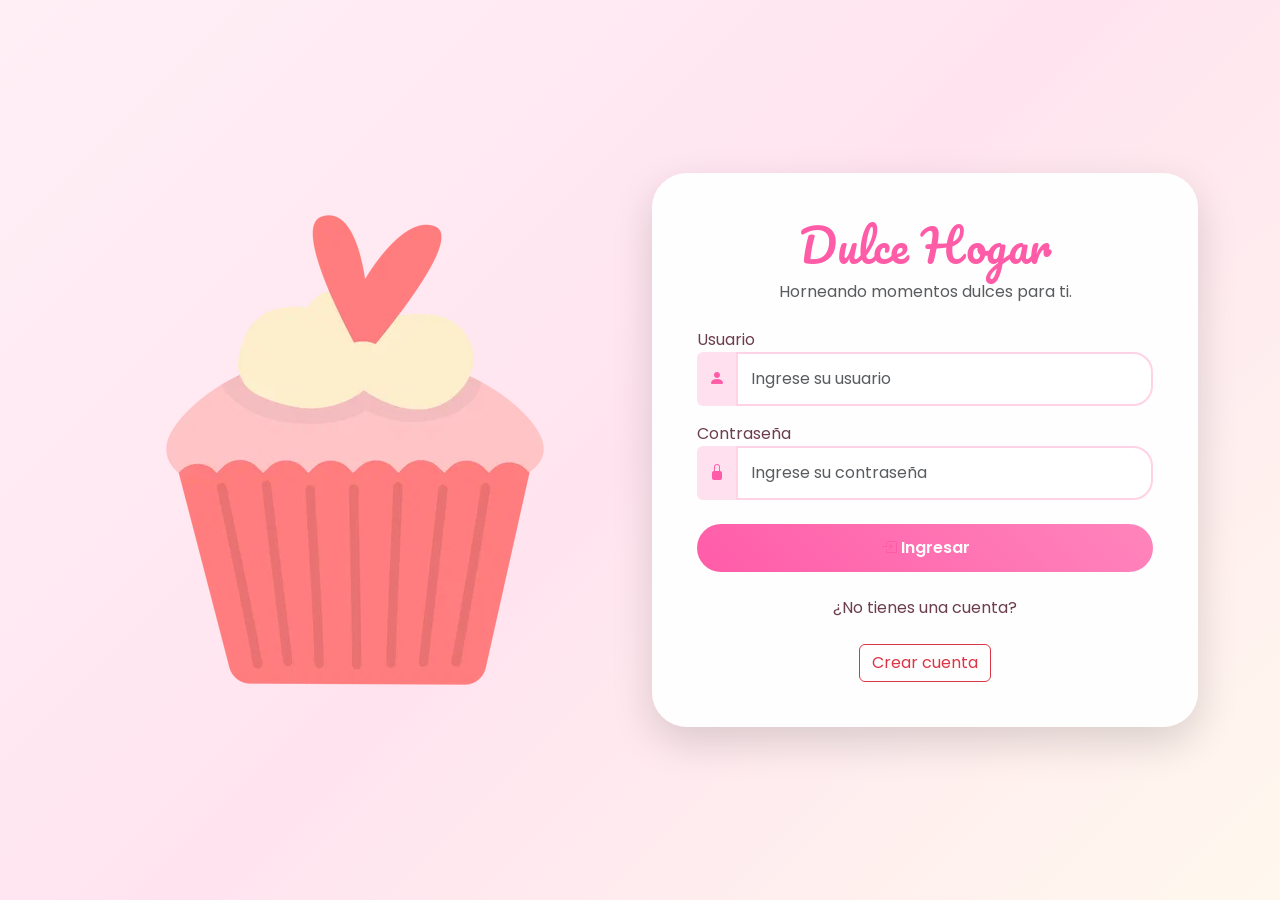
<file: index.html>
<!DOCTYPE html>
<html lang="es">

<head>

    <meta charset="UTF-8">
    <meta name="viewport" content="width=device-width, initial-scale=1.0">

    <title>Panadería Dulce Hogar</title>

    <!-- Bootstrap -->
    <link href="https://cdn.jsdelivr.net/npm/bootstrap@5.3.3/dist/css/bootstrap.min.css" rel="stylesheet">

    <!-- Bootstrap Icons -->
    <link rel="stylesheet"
          href="https://cdn.jsdelivr.net/npm/bootstrap-icons@1.11.3/font/bootstrap-icons.min.css">

    <!-- CSS -->
    <link rel="stylesheet" href="css/style.css">

</head>

<body>

<div class="container">

<div class="row vh-100 align-items-center">

    <!-- Imagen -->

    <div class="col-lg-6 text-center d-none d-lg-block">

        <img src="img/logo.webp"
             class="img-fluid"
             style="max-height:550px;">

    </div>

    <!-- Login -->

    <div class="col-lg-6">

        <div class="login-card">

            <div class="text-center mb-4">

                <h1> Dulce Hogar</h1>

                <p class="text-muted">
                    Horneando momentos dulces para ti.
                </p>

            </div>

            <div class="mb-3">

                <label>Usuario</label>

                <div class="input-group">

                    <span class="input-group-text">

                        <i class="bi bi-person-fill"></i>

                    </span>

                    <input
                        type="text"
                        class="form-control"
                        placeholder="Ingrese su usuario">

                </div>

            </div>

            <div class="mb-4">

                <label>Contraseña</label>

                <div class="input-group">

                    <span class="input-group-text">

                        <i class="bi bi-lock-fill"></i>

                    </span>

                    <input
                        type="password"
                        class="form-control"
                        placeholder="Ingrese su contraseña">

                </div>

            </div>

            <button
                class="btn btn-rosa w-100"
                onclick="location.href='home.html'">

                <i class="bi bi-box-arrow-in-right"></i>

                Ingresar

            </button>

            <div class="text-center mt-4">

                ¿No tienes una cuenta?

                <br><br>

                <a
                    href="registro.html"
                    class="btn btn-outline-danger">

                    Crear cuenta

                </a>

            </div>

        </div>

    </div>

</div>

</div>

</body>

</html>
</file>
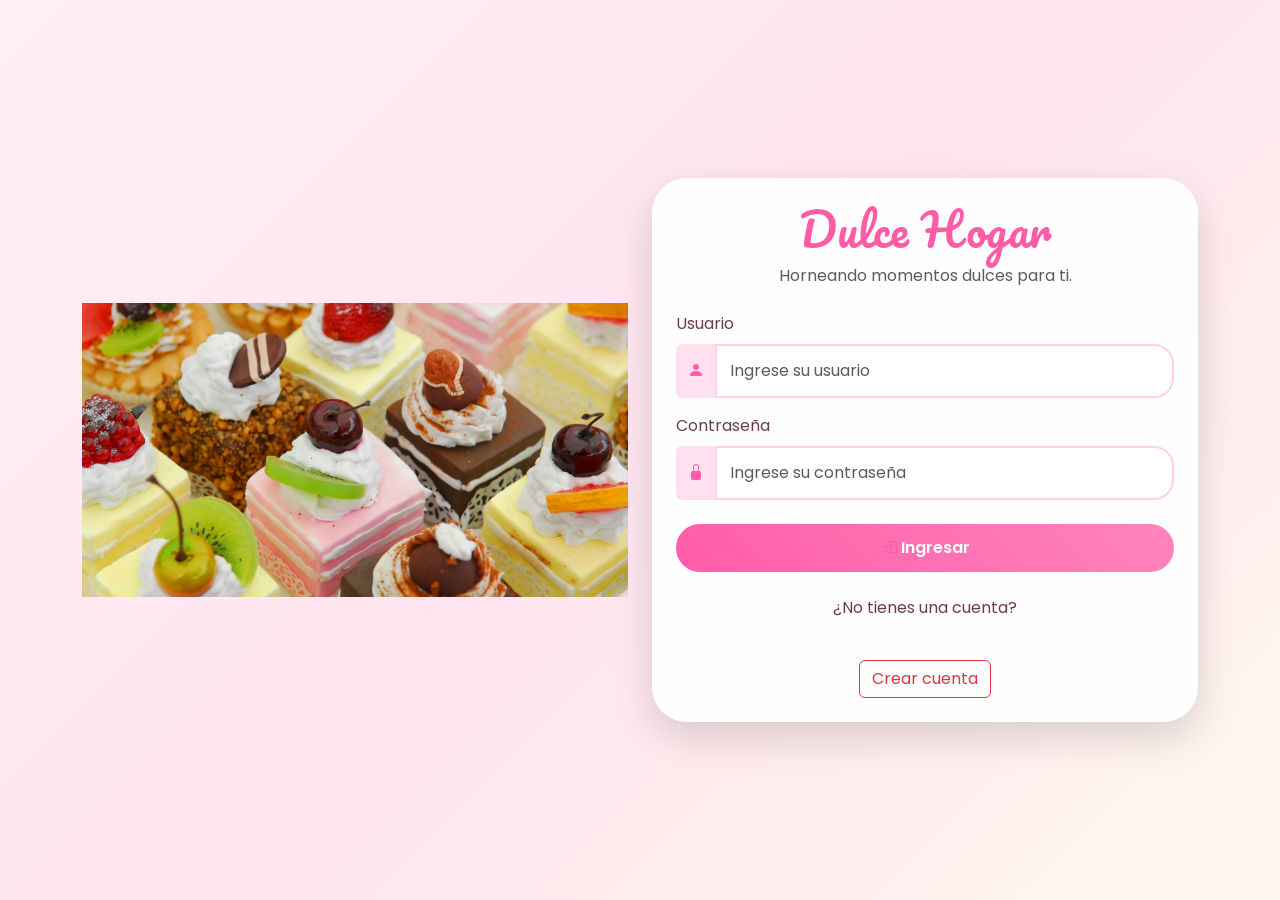
<file: proyectoPasteleria-avance2/proyectoPasteleria-Daniel-SKM-avance2/proyectoPasteleria-main/index.html>
<!DOCTYPE html>
<html lang="es">

<head>
    <meta charset="UTF-8">
    <meta name="viewport" content="width=device-width, initial-scale=1.0">
    <title>Panadería Dulce Hogar - Login</title>

    <!-- Bootstrap -->
    <link href="https://cdn.jsdelivr.net/npm/bootstrap@5.3.3/dist/css/bootstrap.min.css" rel="stylesheet">

    <!-- Bootstrap Icons -->
    <link rel="stylesheet" href="https://cdn.jsdelivr.net/npm/bootstrap-icons@1.11.3/font/bootstrap-icons.min.css">

    <!-- CSS propio -->
    <link rel="stylesheet" href="css/style.css">
</head>

<body>

    <div class="container">
        <div class="row vh-100 align-items-center">
            
            <!-- SECCIÓN DE LA IMAGEN LATERAL (Oculta en pantallas pequeñas) -->
            <div class="col-lg-6 text-center d-none d-lg-block">
                <img src="img/banner.png" class="img-fluid" style="max-height: 550px;" alt="Banner Panadería">
            </div>

            <!-- SECCIÓN DEL FORMULARIO DE LOGIN -->
            <div class="col-lg-6">
                <div class="login-card p-4">
                    
                    <!-- Encabezado del Formulario -->
                    <div class="text-center mb-4">
                        <h1>Dulce Hogar</h1>
                        <p class="text-muted">Horneando momentos dulces para ti.</p>
                    </div>

                    <!-- Input: Usuario -->
                    <div class="mb-3">
                        <label class="form-label">Usuario</label>
                        <div class="input-group">
                            <span class="input-group-text">
                                <i class="bi bi-person-fill"></i>
                            </span>
                            <input type="text" class="form-control" placeholder="Ingrese su usuario">
                        </div>
                    </div>

                    <!-- Input: Contraseña -->
                    <div class="mb-4">
                        <label class="form-label">Contraseña</label>
                        <div class="input-group">
                            <span class="input-group-text">
                                <i class="bi bi-lock-fill"></i>
                            </span>
                            <input type="password" class="form-control" placeholder="Ingrese su contraseña">
                        </div>
                    </div>

                    <!-- Botón Ingresar -->
                    <button class="btn btn-rosa w-100" onclick="location.href='home.html'">
                        <i class="bi bi-box-arrow-in-right"></i> Ingresar
                    </button>

                    <!-- Sección: Registro / Crear Cuenta -->
                    <div class="text-center mt-4">
                        <p>¿No tienes una cuenta?</p>
                        <br>
                        <a href="registro.html" class="btn btn-outline-danger">
                            Crear cuenta
                        </a>
                    </div>

                </div>
            </div>

        </div>
    </div>

    <!-- PROGRAMACIÓN JAVASCRIPT DEL CARRITO (Cargado en memoria desde el inicio) -->
    <script src="js/cart-front.js"></script>

    <!-- Bootstrap JS -->
    <script src="https://cdn.jsdelivr.net/npm/bootstrap@5.3.3/dist/js/bootstrap.bundle.min.js"></script>

</body>
</html>
</file>
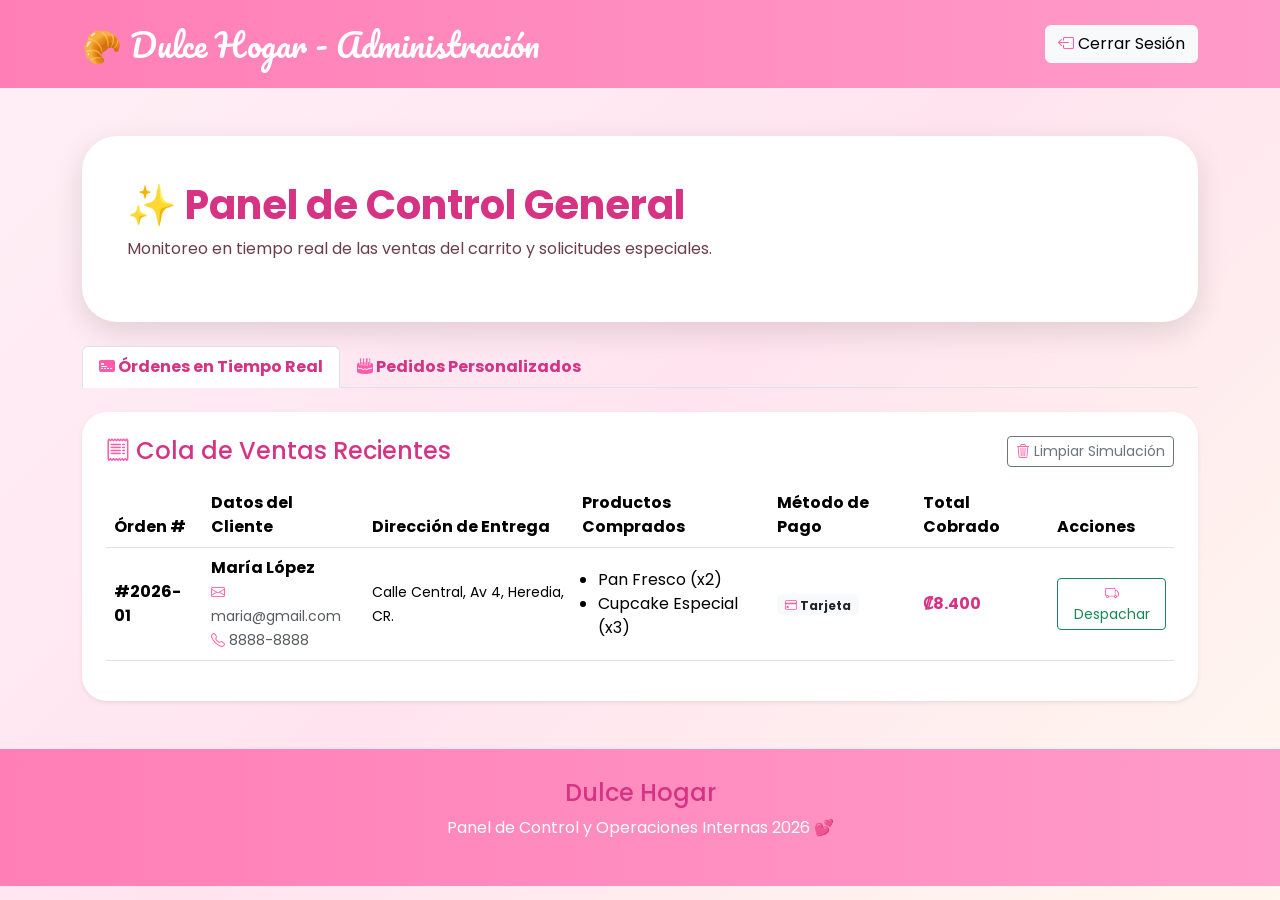
<file: admin.html>
<!DOCTYPE html>
<html lang="es">
 
<head>
    <meta charset="UTF-8">
    <meta name="viewport" content="width=device-width, initial-scale=1.0">
    <title>Panel de Administración - Dulce Hogar</title>


    <link href="https://cdn.jsdelivr.net/npm/bootstrap@5.3.3/dist/css/bootstrap.min.css" rel="stylesheet">

   
    <link rel="stylesheet" href="https://cdn.jsdelivr.net/npm/bootstrap-icons@1.11.3/font/bootstrap-icons.min.css">


    <link rel="stylesheet" href="css/style.css">
    

    <style>
        .table-pink {
            background-color: #ffe0ee !important;
            color: #d63384 !important;
        }
        .bg-rosa-badge {
            background-color: #ff5ca8;
            color: white;
        }
        .text-rosa {
            color: #d63384 !important;
        }
    </style>
</head>

<body>

    <nav class="navbar navbar-expand-lg">
        <div class="container">
            <a class="navbar-brand" href="home_2.html">
                🥐 Dulce Hogar - Administración
            </a>
            <div>
                <a href="index_2.html" class="btn btn-light">
                    <i class="bi bi-box-arrow-left"></i> Cerrar Sesión
                </a>
            </div>
        </div>
    </nav>

  
    <div class="container mt-5">
        <div class="hero mb-4">
            <h2>✨ Panel de Control General</h2>
            <p>Monitoreo en tiempo real de las ventas del carrito y solicitudes especiales.</p>
        </div>

       
        <ul class="nav nav-tabs mb-4" id="adminTabs" role="tablist">
            <li class="nav-item" role="presentation">
                <button class="nav-link active fw-bold text-rosa" id="ordenes-tab" data-bs-toggle="tab" data-bs-target="#ordenes" type="button" role="tab">
                    <i class="bi bi-credit-card-2-front-fill"></i> Órdenes en Tiempo Real
                </button>
            </li>
            <li class="nav-item" role="presentation">
                <button class="nav-link fw-bold text-rosa" id="personalizados-tab" data-bs-toggle="tab" data-bs-target="#personalizados" type="button" role="tab">
                    <i class="bi bi-cake2-fill"></i> Pedidos Personalizados
                </button>
            </li>
        </ul>

        
        <div class="tab-content" id="adminTabsContent">
            
          
            <div class="tab-pane fade show active" id="ordenes" role="tabpanel">
                <div class="card p-4 shadow-sm">
                    <div class="d-flex justify-content-between align-items-center mb-3">
                        <h4 class="text-rosa mb-0"><i class="bi bi-receipt"></i> Cola de Ventas Recientes</h4>
                        <button class="btn btn-sm btn-outline-secondary" onclick="limpiarHistorial()">
                            <i class="bi bi-trash3"></i> Limpiar Simulación
                        </button>
                    </div>
                    
                    <div class="table-responsive">
                        <table class="table table-hover align-middle">
                            <thead class="table-pink">
                                <tr>
                                    <th>Órden #</th>
                                    <th>Datos del Cliente</th>
                                    <th>Dirección de Entrega</th>
                                    <th>Productos Comprados</th>
                                    <th>Método de Pago</th>
                                    <th>Total Cobrado</th>
                                    <th>Acciones</th>
                                </tr>
                            </thead>
                            <tbody id="tabla-ordenes-carrito">
                               
                            </tbody>
                        </table>
                    </div>
                </div>
            </div>

         
            <div class="tab-pane fade" id="personalizados" role="tabpanel">
                <div class="card p-4 shadow-sm">
                    <h4 class="mb-3 text-rosa"><i class="bi bi-magic"></i> Solicitudes Especiales (A la Medida)</h4>
                    <div class="table-responsive">
                        <table class="table table-hover align-middle">
                            <thead class="table-pink">
                                <tr>
                                    <th>Código</th>
                                    <th>Categoría</th>
                                    <th>Sabor Sugerido</th>
                                    <th>Tamaño / Cantidad</th>
                                    <th>Fecha Requerida</th>
                                    <th>Diseño y Mensajes</th>
                                    <th>Acción</th>
                                </tr>
                            </thead>
                            <tbody>
                                <tr>
                                    <td><strong>#P-901</strong></td>
                                    <td><span class="badge bg-rosa-badge">Torta</span></td>
                                    <td>Vainilla con relleno de dulce de leche</td>
                                    <td>Para 20 personas</td>
                                    <td>18/07/2026</td>
                                    <td>
                                        <small>
                                            <strong>Decoración:</strong> Tonos pastel y flores de fondant.<br>
                                            <strong>Mensaje:</strong> "Feliz Cumpleaños Ana"
                                        </small>
                                    </td>
                                    <td>
                                        <button class="btn btn-sm btn-rosa text-white" onclick="completarFlujoCustom('P-901')">
                                            <i class="bi bi-journal-check"></i> Hornear
                                        </button>
                                    </td>
                                </tr>
                            </tbody>
                        </table>
                    </div>
                </div>
            </div>

        </div>
    </div>

    
    <footer class="mt-5">
        <h4>Dulce Hogar</h4>
        <p>Panel de Control y Operaciones Internas 2026 💕</p>
    </footer>

  
    <script src="https://cdn.jsdelivr.net/npm/bootstrap@5.3.3/dist/js/bootstrap.bundle.min.js"></script>

   
    <script>
        document.addEventListener("DOMContentLoaded", function() {
            cargarOrdenesReales();
        });

        function cargarOrdenesReales() {
            const tbody = document.getElementById("tabla-ordenes-carrito");
            if (!tbody) return;

          
            const nombre = localStorage.getItem("admin_nombre");
            const correo = localStorage.getItem("admin_correo");
            const telefono = localStorage.getItem("admin_telefono");
            const direccion = localStorage.getItem("admin_direccion");
            const metodoPago = localStorage.getItem("admin_metodo");
            const total = localStorage.getItem("totalPedido");
            const productosRaw = localStorage.getItem("productosPedido");

            if (!nombre) {
                tbody.innerHTML = `
                    <tr>
                        <td><strong>#2026-01</strong></td>
                        <td>
                            <strong>María López</strong><br>
                            <small class="text-muted"><i class="bi bi-envelope"></i> maria@gmail.com</small><br>
                            <small class="text-muted"><i class="bi bi-telephone"></i> 8888-8888</small>
                        </td>
                        <td><small>Calle Central, Av 4, Heredia, CR.</small></td>
                        <td>
                            <ul class="mb-0 ps-3">
                                <li>Pan Fresco (x2)</li>
                                <li>Cupcake Especial (x3)</li>
                            </ul>
                        </td>
                        <td><span class="badge bg-light text-dark text-capitalize"><i class="bi bi-credit-card"></i> tarjeta</span></td>
                        <td class="fw-bold text-rosa">₡8.400</td>
                        <td>
                            <button class="btn btn-sm btn-outline-success" onclick="despacharOrden('2026-01')">
                                <i class="bi bi-truck"></i> Despachar
                            </button>
                        </td>
                    </tr>`;
                return;
            }

            
            let listaProductosHTML = '<ul class="mb-0 ps-3">';
            if (productosRaw) {
                try {
                    const productos = JSON.parse(productosRaw);
                    productos.forEach(item => {
                        listaProductosHTML += `<li>${item.name} (x${item.quantity})</li>`;
                    });
                } catch (e) {
                    listaProductosHTML += '<li>Productos del pedido</li>';
                }
            }
            listaProductosHTML += '</ul>';

            const totalFormateado = total ? "₡" + Number(total).toLocaleString("es-CR") : "₡0";

            let iconoPago = "bi-credit-card";
            if (metodoPago === "sinpe") iconoPago = "bi-phone";
            if (metodoPago === "paypal") iconoPago = "bi-paypal";

            
            tbody.innerHTML = `
                <tr>
                    <td><strong>#2026-NUEVA</strong></td>
                    <td>
                        <strong>${nombre}</strong><br>
                        <small class="text-muted"><i class="bi bi-envelope"></i> ${correo}</small><br>
                        <small class="text-muted"><i class="bi bi-telephone"></i> ${telefono}</small>
                    </td>
                    <td><small>${direccion}</small></td>
                    <td>${listaProductosHTML}</td>
                    <td>
                        <span class="badge bg-light text-dark text-capitalize">
                            <i class="bi ${iconoPago}"></i> ${metodoPago}
                        </span>
                    </td>
                    <td class="fw-bold text-rosa">${totalFormateado}</td>
                    <td>
                        <button class="btn btn-sm btn-outline-success" onclick="despacharOrden('NUEVA')">
                            <i class="bi bi-truck"></i> Despachar
                        </button>
                    </td>
                </tr>
            `;
        }

        function despacharOrden(id) {
            alert("¡Excelente! La orden #" + id + " ha sido marcada como despachada y va en camino al cliente.");
        }
        
        function completarFlujoCustom(codigo) {
            alert("La orden de diseño especial #" + codigo + " pasó a la cocina para su respectiva preparación.");
        }

        function limpiarHistorial() {
            localStorage.removeItem("admin_nombre");
            localStorage.removeItem("admin_correo");
            localStorage.removeItem("admin_telefono");
            localStorage.removeItem("admin_direccion");
            localStorage.removeItem("admin_metodo");
            location.reload();
        }
    </script>
</body>

</html>
</file>
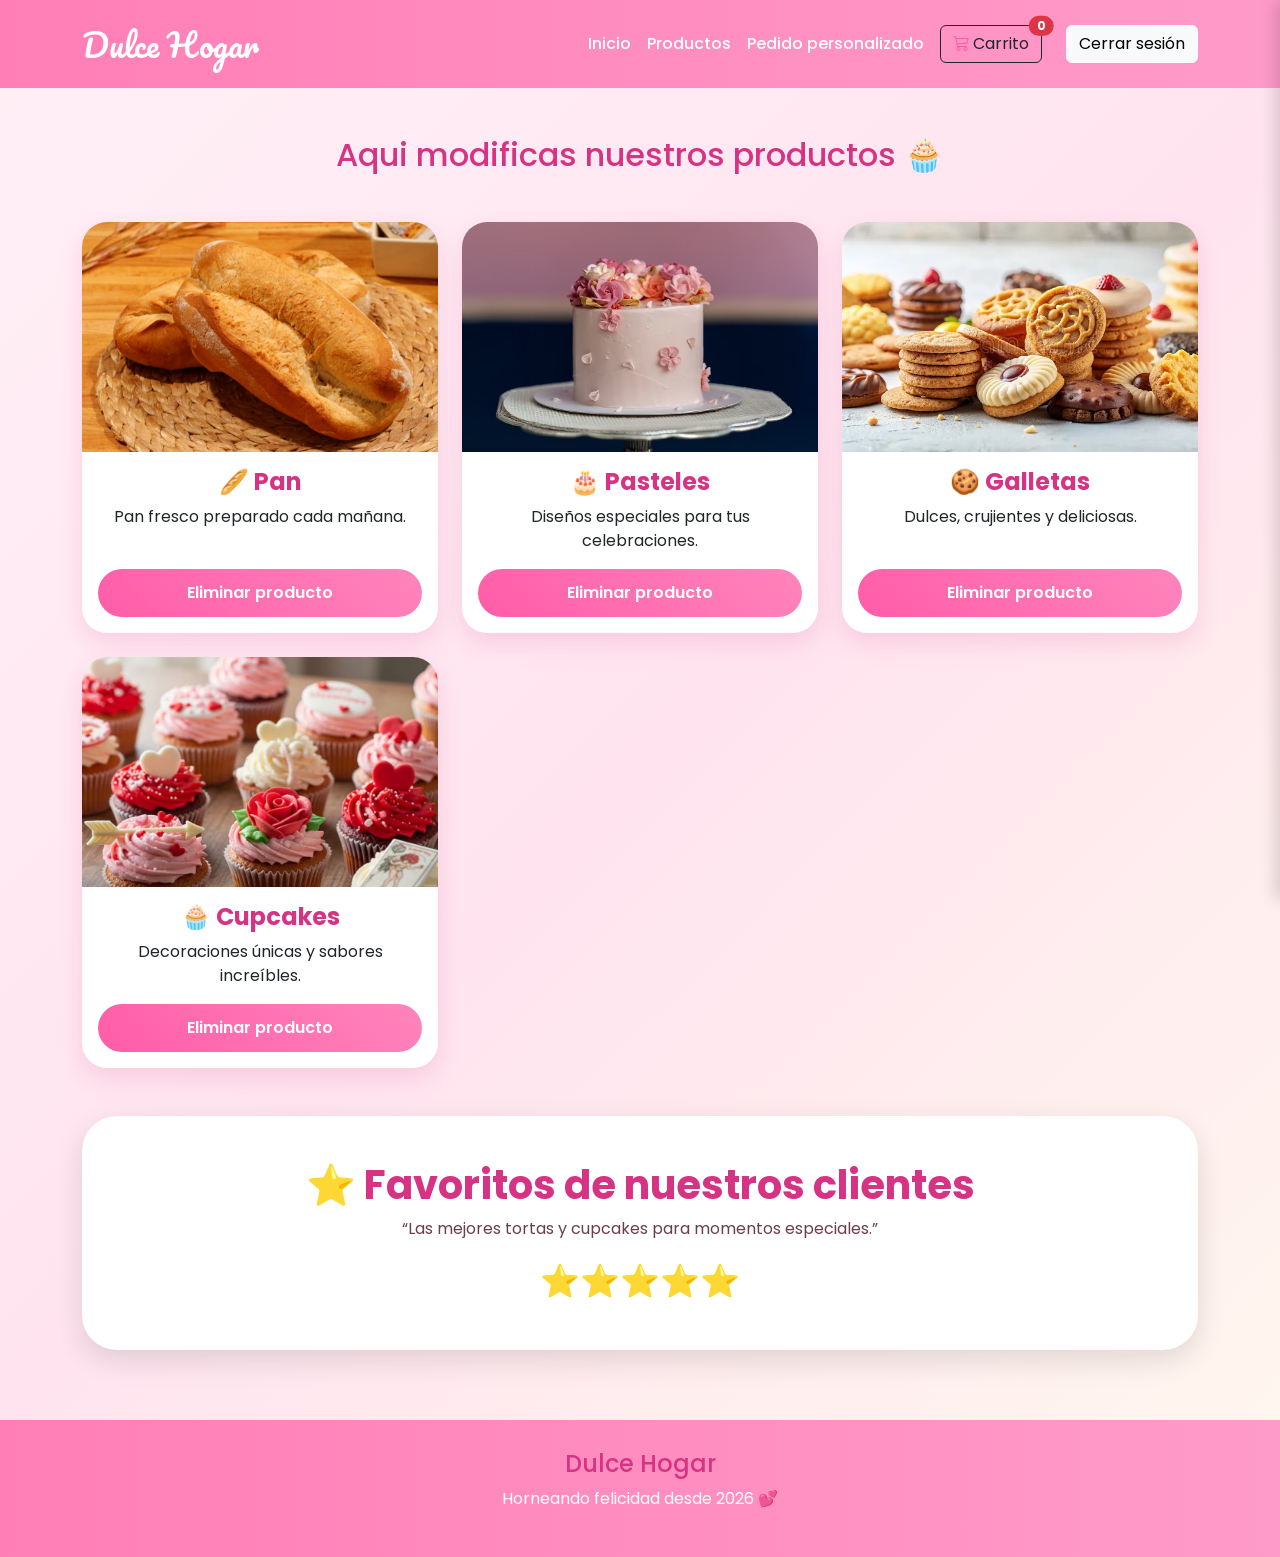
<file: categorias.html>
<!DOCTYPE html>
<html lang="es">

<head>
    <meta charset="UTF-8">
    <meta name="viewport" content="width=device-width, initial-scale=1.0">

    <title>Dulce Hogar - Inicio</title>

    <!-- Bootstrap -->
    <link
        href="https://cdn.jsdelivr.net/npm/bootstrap@5.3.3/dist/css/bootstrap.min.css"
        rel="stylesheet"
    >

    <!-- Iconos de Bootstrap -->
    <link
        rel="stylesheet"
        href="https://cdn.jsdelivr.net/npm/bootstrap-icons@1.11.3/font/bootstrap-icons.min.css"
    >

    <!-- CSS propio -->
    <link rel="stylesheet" href="css/style.css">
    <link rel="stylesheet" href="css/carrito.css">
</head>

<body>

    <!-- NAVBAR -->
    <nav class="navbar navbar-expand-lg">
        <div class="container">

            <a class="navbar-brand" href="#">
                Dulce Hogar
            </a>

            <button
                class="navbar-toggler"
                type="button"
                data-bs-toggle="collapse"
                data-bs-target="#menu"
            >
                <span class="navbar-toggler-icon"></span>
            </button>

            <div class="collapse navbar-collapse" id="menu">
                <ul class="navbar-nav ms-auto align-items-center">

                    <li class="nav-item">
                        <a class="nav-link" href="home.html">
                            Inicio
                        </a>
                    </li>

                    <li class="nav-item">
                        <a class="nav-link" href="#productos">
                            Productos
                        </a>
                    </li>

                    <li class="nav-item">
                        <a class="nav-link" href="pedido.html">
                            Pedido personalizado
                        </a>
                    </li>

                    <li class="nav-item ms-2 me-2">
                        <button
                            class="btn btn-outline-dark position-relative"
                            id="open-cart-btn"
                            type="button"
                            onclick="cartManager.toggleSidebar(true)"
                        >
                            <i class="bi bi-cart3"></i>
                            Carrito

                            <span
                                id="cart-badge"
                                class="position-absolute top-0 start-100 translate-middle badge rounded-pill bg-danger"
                            >
                                0
                            </span>
                        </button>
                    </li>

                    <li class="nav-item">
                        <a class="btn btn-light ms-3" href="index.html">
                            Cerrar sesión
                        </a>
                    </li>

                </ul>
            </div>

        </div>
    </nav>

    <!-- PRODUCTOS -->
    <section class="container mt-5" id="productos">

        <h2 class="text-center mb-5">
            Aqui modificas nuestros productos 🧁
        </h2>

        <div class="row g-4">

            <!-- PAN -->
            <div class="col-md-4">
                <div class="card h-100">

                    <img
                        src="img/pan.jpg"
                        class="card-img-top"
                        alt="Pan fresco"
                    >

                    <div class="card-body text-center d-flex flex-column">

                        <h4 class="card-title">
                            🥖 Pan
                        </h4>

                        <p>
                            Pan fresco preparado cada mañana.
                        </p>

                        <button
                            class="btn btn-rosa w-100 mt-auto"
                            type="button"
                        >
                            Eliminar producto
                        </button>

                    </div>
                </div>
            </div>

            <!-- PASTELES -->
            <div class="col-md-4">
                <div class="card h-100">

                    <img
                        src="img/pastel.avif"
                        class="card-img-top"
                        alt="Pastel especial"
                    >

                    <div class="card-body text-center d-flex flex-column">

                        <h4 class="card-title">
                            🎂 Pasteles
                        </h4>

                        <p>
                            Diseños especiales para tus celebraciones.
                        </p>

                        <button
                            class="btn btn-rosa w-100 mt-auto"
                            type="button"
                        >
                            Eliminar producto
                        </button>

                    </div>
                </div>
            </div>

            <!-- GALLETAS -->
            <div class="col-md-4">
                <div class="card h-100">

                    <img
                        src="img/galletas.webp"
                        class="card-img-top"
                        alt="Galletas"
                    >

                    <div class="card-body text-center d-flex flex-column">

                        <h4 class="card-title">
                            🍪 Galletas
                        </h4>

                        <p>
                            Dulces, crujientes y deliciosas.
                        </p>

                        <button
                            class="btn btn-rosa w-100 mt-auto"
                            type="button"
                        >
                            Eliminar producto
                        </button>

                    </div>
                </div>
            </div>

            <!-- CUPCAKES -->
            <div class="col-md-4">
                <div class="card h-100">

                    <img
                        src="img/cupcakes.avif"
                        class="card-img-top"
                        alt="Cupcakes"
                    >

                    <div class="card-body text-center d-flex flex-column">

                        <h4 class="card-title">
                            🧁 Cupcakes
                        </h4>

                        <p>
                            Decoraciones únicas y sabores increíbles.
                        </p>

                        <button
                            class="btn btn-rosa w-100 mt-auto"
                            type="button"
                        >
                            Eliminar producto
                        </button>

                    </div>
                </div>
            </div>

        </div>
    </section>

    <!-- FAVORITOS -->
    <section class="container mt-5">
        <div class="hero text-center">

            <h2>
                ⭐ Favoritos de nuestros clientes
            </h2>

            <p>
                “Las mejores tortas y cupcakes para momentos especiales.”
            </p>

            <div class="fs-2">
                ⭐⭐⭐⭐⭐
            </div>

        </div>
    </section>

    <!-- FOOTER -->
    <footer>
        <h4>
            Dulce Hogar
        </h4>

        <p>
            Horneando felicidad desde 2026 💕
        </p>
    </footer>

    <!-- CARRITO LATERAL -->
    <aside class="cart-sidebar" id="cart-sidebar">

        <div class="cart-sidebar-header">
            <h3>
                Tu Pedido 🎂
            </h3>

            <button
                class="close-cart-btn"
                id="close-cart-btn"
                type="button"
                onclick="cartManager.toggleSidebar(false)"
            >
                &times;
            </button>
        </div>

        <div class="cart-body" id="cart-items-list">
            <p class="empty-cart-text">
                No has agregado delicias aún.
            </p>
        </div>

        <div class="cart-sidebar-footer">

            <div class="total-container">
                <span>Total:</span>

                <span id="cart-total-price" class="total-price">
                    ₡0
                </span>
            </div>

            <button
                class="btn-checkout"
                id="checkout-btn"
                type="button"
                disabled
            >
                Confirmar Pedido
            </button>

        </div>

    </aside>

    <!-- JavaScript -->
    <script src="js/cart-front.js"></script>

    <script
        src="https://cdn.jsdelivr.net/npm/bootstrap@5.3.3/dist/js/bootstrap.bundle.min.js"
    ></script>

</body>

</html>
</file>
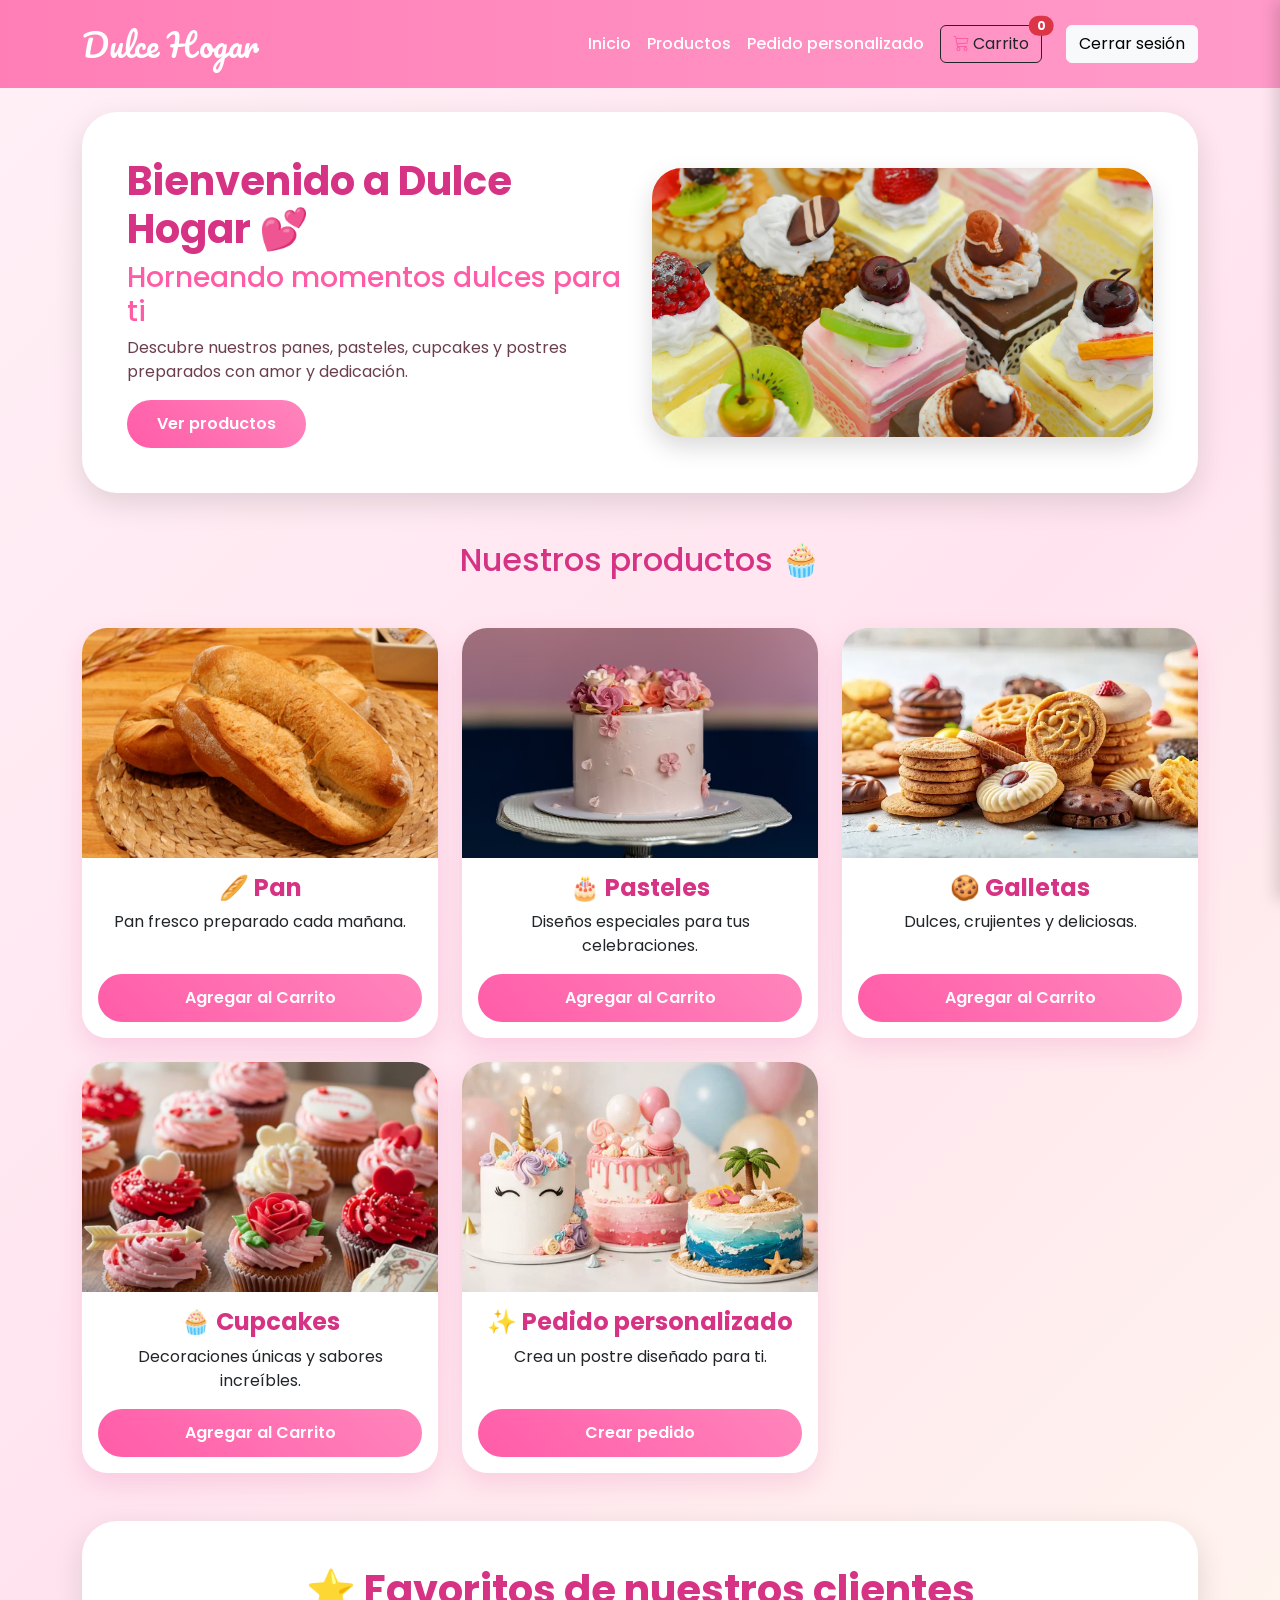
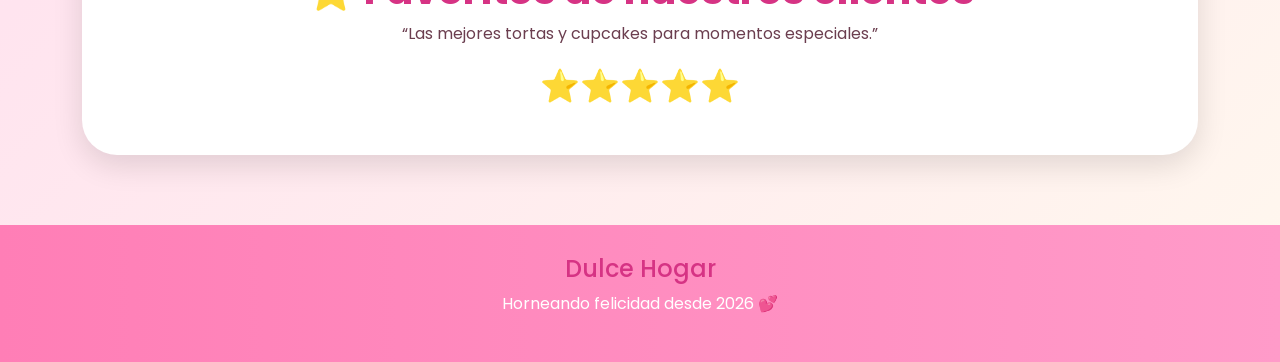
<file: home.html>
<!DOCTYPE html>
<html lang="es">

<head>
    <meta charset="UTF-8">
    <meta name="viewport" content="width=device-width, initial-scale=1.0">

    <title>Dulce Hogar - Inicio</title>

    <!-- Bootstrap -->
    <link
        href="https://cdn.jsdelivr.net/npm/bootstrap@5.3.3/dist/css/bootstrap.min.css"
        rel="stylesheet"
    >

    <!-- Iconos de Bootstrap -->
    <link
        rel="stylesheet"
        href="https://cdn.jsdelivr.net/npm/bootstrap-icons@1.11.3/font/bootstrap-icons.min.css"
    >

    <!-- CSS propio -->
    <link rel="stylesheet" href="css/style.css">
    <link rel="stylesheet" href="css/carrito.css">
</head>

<body>

    <!-- NAVBAR -->
    <nav class="navbar navbar-expand-lg">
        <div class="container">

            <a class="navbar-brand" href="#">
                Dulce Hogar
            </a>

            <button
                class="navbar-toggler"
                type="button"
                data-bs-toggle="collapse"
                data-bs-target="#menu"
            >
                <span class="navbar-toggler-icon"></span>
            </button>

            <div class="collapse navbar-collapse" id="menu">
                <ul class="navbar-nav ms-auto align-items-center">

                    <li class="nav-item">
                        <a class="nav-link" href="home.html">
                            Inicio
                        </a>
                    </li>

                    <li class="nav-item">
                        <a class="nav-link" href="#productos">
                            Productos
                        </a>
                    </li>

                    <li class="nav-item">
                        <a class="nav-link" href="pedido.html">
                            Pedido personalizado
                        </a>
                    </li>

                    <li class="nav-item ms-2 me-2">
                        <button
                            class="btn btn-outline-dark position-relative"
                            id="open-cart-btn"
                            type="button"
                            onclick="cartManager.toggleSidebar(true)"
                        >
                            <i class="bi bi-cart3"></i>
                            Carrito

                            <span
                                id="cart-badge"
                                class="position-absolute top-0 start-100 translate-middle badge rounded-pill bg-danger"
                            >
                                0
                            </span>
                        </button>
                    </li>

                    <li class="nav-item">
                        <a class="btn btn-light ms-3" href="index.html">
                            Cerrar sesión
                        </a>
                    </li>

                </ul>
            </div>

        </div>
    </nav>

    <!-- PRESENTACIÓN -->
    <section class="container">
        <div class="hero mt-4">

            <div class="row align-items-center">

                <div class="col-md-6">
                    <h2>
                        Bienvenido a Dulce Hogar 💕
                    </h2>

                    <h3>
                        Horneando momentos dulces para ti
                    </h3>

                    <p>
                        Descubre nuestros panes, pasteles, cupcakes y
                        postres preparados con amor y dedicación.
                    </p>

                    <a href="#productos" class="btn btn-rosa">
                        Ver productos
                    </a>
                </div>

                <div class="col-md-6 text-center">
                    <img
                        src="img/banner.png"
                        class="img-fluid"
                        alt="Panadería Dulce Hogar"
                    >
                </div>

            </div>

        </div>
    </section>

    <!-- PRODUCTOS -->
    <section class="container mt-5" id="productos">

        <h2 class="text-center mb-5">
            Nuestros productos 🧁
        </h2>

        <div class="row g-4">

            <!-- PAN -->
            <div class="col-md-4">
                <div class="card h-100">

                    <img
                        src="img/pan.jpg"
                        class="card-img-top"
                        alt="Pan fresco"
                    >

                    <div class="card-body text-center d-flex flex-column">

                        <h4 class="card-title">
                            🥖 Pan
                        </h4>

                        <p>
                            Pan fresco preparado cada mañana.
                        </p>

                        <button
                            class="btn btn-rosa w-100 mt-auto"
                            type="button"
                            onclick="cartManager.addItem(1, 'Pan Fresco', 1500)"
                        >
                            Agregar al Carrito
                        </button>

                    </div>
                </div>
            </div>

            <!-- PASTELES -->
            <div class="col-md-4">
                <div class="card h-100">

                    <img
                        src="img/pastel.avif"
                        class="card-img-top"
                        alt="Pastel especial"
                    >

                    <div class="card-body text-center d-flex flex-column">

                        <h4 class="card-title">
                            🎂 Pasteles
                        </h4>

                        <p>
                            Diseños especiales para tus celebraciones.
                        </p>

                        <button
                            class="btn btn-rosa w-100 mt-auto"
                            type="button"
                            onclick="cartManager.addItem(2, 'Pastel Especial', 15000)"
                        >
                            Agregar al Carrito
                        </button>

                    </div>
                </div>
            </div>

            <!-- GALLETAS -->
            <div class="col-md-4">
                <div class="card h-100">

                    <img
                        src="img/galletas.webp"
                        class="card-img-top"
                        alt="Galletas"
                    >

                    <div class="card-body text-center d-flex flex-column">

                        <h4 class="card-title">
                            🍪 Galletas
                        </h4>

                        <p>
                            Dulces, crujientes y deliciosas.
                        </p>

                        <button
                            class="btn btn-rosa w-100 mt-auto"
                            type="button"
                            onclick="cartManager.addItem(3, 'Galletas Crujientes', 2500)"
                        >
                            Agregar al Carrito
                        </button>

                    </div>
                </div>
            </div>

            <!-- CUPCAKES -->
            <div class="col-md-4">
                <div class="card h-100">

                    <img
                        src="img/cupcakes.avif"
                        class="card-img-top"
                        alt="Cupcakes"
                    >

                    <div class="card-body text-center d-flex flex-column">

                        <h4 class="card-title">
                            🧁 Cupcakes
                        </h4>

                        <p>
                            Decoraciones únicas y sabores increíbles.
                        </p>

                        <button
                            class="btn btn-rosa w-100 mt-auto"
                            type="button"
                            onclick="cartManager.addItem(4, 'Cupcake Especial', 1800)"
                        >
                            Agregar al Carrito
                        </button>

                    </div>
                </div>
            </div>

            <!-- PEDIDO PERSONALIZADO -->
            <div class="col-md-4">
                <div class="card h-100">

                    <img
                        src="img/pastelvariedad.webp"
                        class="card-img-top"
                        alt="Pedido personalizado"
                    >

                    <div class="card-body text-center d-flex flex-column">

                        <h4 class="card-title">
                            ✨ Pedido personalizado
                        </h4>

                        <p>
                            Crea un postre diseñado para ti.
                        </p>

                        <a
                            href="pedido.html"
                            class="btn btn-rosa w-100 mt-auto"
                        >
                            Crear pedido
                        </a>

                    </div>
                </div>
            </div>

        </div>
    </section>

    <!-- FAVORITOS -->
    <section class="container mt-5">
        <div class="hero text-center">

            <h2>
                ⭐ Favoritos de nuestros clientes
            </h2>

            <p>
                “Las mejores tortas y cupcakes para momentos especiales.”
            </p>

            <div class="fs-2">
                ⭐⭐⭐⭐⭐
            </div>

        </div>
    </section>

    <!-- FOOTER -->
    <footer>
        <h4>
            Dulce Hogar
        </h4>

        <p>
            Horneando felicidad desde 2026 💕
        </p>
    </footer>

    <!-- CARRITO LATERAL -->
    <aside class="cart-sidebar" id="cart-sidebar">

        <div class="cart-sidebar-header">
            <h3>
                Tu Pedido 🎂
            </h3>

            <button
                class="close-cart-btn"
                id="close-cart-btn"
                type="button"
                onclick="cartManager.toggleSidebar(false)"
            >
                &times;
            </button>
        </div>

        <div class="cart-body" id="cart-items-list">
            <p class="empty-cart-text">
                No has agregado delicias aún.
            </p>
        </div>

        <div class="cart-sidebar-footer">

            <div class="total-container">
                <span>Total:</span>

                <span id="cart-total-price" class="total-price">
                    ₡0
                </span>
            </div>

            <button
                class="btn-checkout"
                id="checkout-btn"
                type="button"
                disabled
            >
                Confirmar Pedido
            </button>

        </div>

    </aside>

    <!-- JavaScript -->
    <script src="js/cart-front.js"></script>

    <script
        src="https://cdn.jsdelivr.net/npm/bootstrap@5.3.3/dist/js/bootstrap.bundle.min.js"
    ></script>

</body>

</html>
</file>
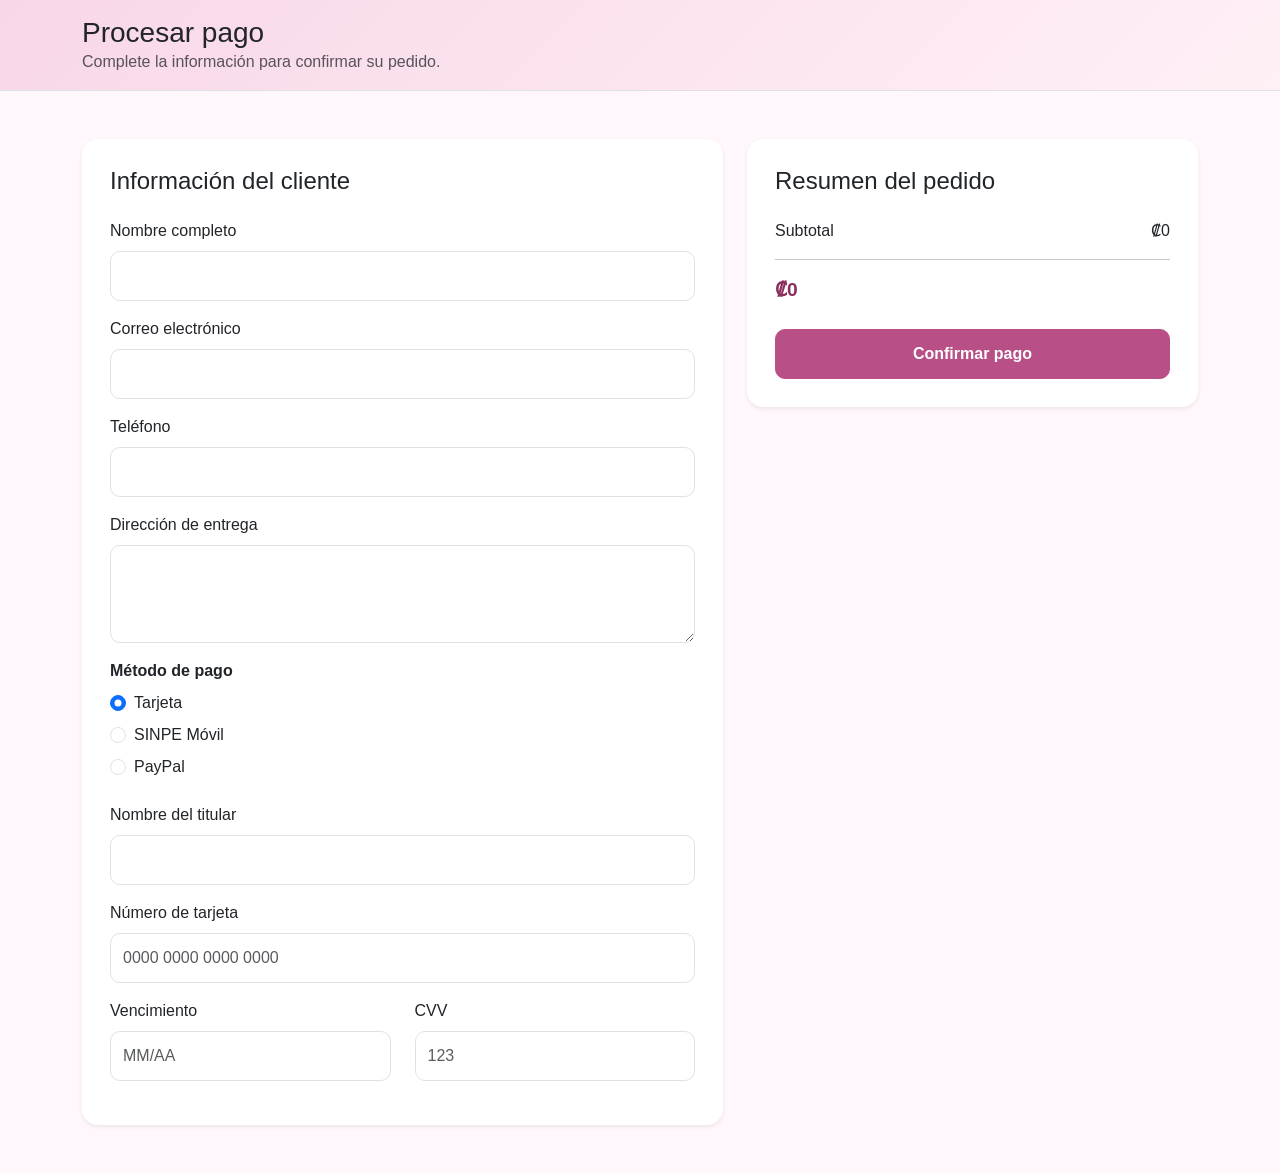
<file: pago.html>
<!DOCTYPE html>
<html lang="es">

<head>
    <meta charset="UTF-8">

    <meta name="viewport" content="width=device-width, initial-scale=1.0">

    <title>Procesar pago | Pastelería</title>

    <link href="https://cdn.jsdelivr.net/npm/bootstrap@5.3.3/dist/css/bootstrap.min.css" rel="stylesheet">

    <link rel="stylesheet" href="css/pago.css">
</head>

<body>

    <header class="bg-light border-bottom">
        <div class="container py-3">
            <h1 class="h3 mb-0">Procesar pago</h1>
            <p class="text-muted mb-0">
                Complete la información para confirmar su pedido.
            </p>
        </div>
    </header>

    <main class="container my-5">

        <div class="row g-4">

            <!-- Información del cliente -->
            <section class="col-lg-7">

                <div class="card shadow-sm">

                    <div class="card-body">

                        <h2 class="h4 mb-4">
                            Información del cliente
                        </h2>

                        <form id="formularioPago">

                            <div class="mb-3">
                                <label for="nombre" class="form-label">
                                    Nombre completo
                                </label>

                                <input type="text" class="form-control" id="nombre" required>
                            </div>

                            <div class="mb-3">
                                <label for="correo" class="form-label">
                                    Correo electrónico
                                </label>

                                <input type="email" class="form-control" id="correo" required>
                            </div>

                            <div class="mb-3">
                                <label for="telefono" class="form-label">
                                    Teléfono
                                </label>

                                <input type="tel" class="form-control" id="telefono" required>
                            </div>

                            <div class="mb-3">
                                <label for="direccion" class="form-label">
                                    Dirección de entrega
                                </label>

                                <textarea class="form-control" id="direccion" rows="3" required></textarea>
                            </div>

                        </form>
                        <div class="mb-4">
                            <label class="form-label fw-bold">
                                Método de pago
                            </label>

                            <div class="form-check mb-2">
                                <input class="form-check-input" type="radio" name="metodoPago" id="pagoTarjeta"
                                    value="tarjeta" checked>

                                <label class="form-check-label" for="pagoTarjeta">
                                    Tarjeta
                                </label>
                            </div>

                            <div class="form-check mb-2">
                                <input class="form-check-input" type="radio" name="metodoPago" id="pagoSinpe"
                                    value="sinpe">

                                <label class="form-check-label" for="pagoSinpe">
                                    SINPE Móvil
                                </label>
                            </div>

                            <div class="form-check">
                                <input class="form-check-input" type="radio" name="metodoPago" id="pagoPaypal"
                                    value="paypal">

                                <label class="form-check-label" for="pagoPaypal">
                                    PayPal
                                </label>
                            </div>
                        </div>

                        <div id="camposTarjeta">
                            <div class="mb-3">
                                <label for="titular" class="form-label">
                                    Nombre del titular
                                </label>

                                <input type="text" class="form-control" id="titular">
                            </div>

                            <div class="mb-3">
                                <label for="numeroTarjeta" class="form-label">
                                    Número de tarjeta
                                </label>

                                <input type="text" class="form-control" id="numeroTarjeta" maxlength="19"
                                    placeholder="0000 0000 0000 0000">
                            </div>

                            <div class="row">
                                <div class="col-md-6 mb-3">
                                    <label for="vencimiento" class="form-label">
                                        Vencimiento
                                    </label>

                                    <input type="text" class="form-control" id="vencimiento" maxlength="5"
                                        placeholder="MM/AA">
                                </div>

                                <div class="col-md-6 mb-3">
                                    <label for="cvv" class="form-label">
                                        CVV
                                    </label>

                                    <input type="password" class="form-control" id="cvv" maxlength="4"
                                        placeholder="123">
                                </div>
                            </div>
                        </div>

                        <div id="camposSinpe" class="alert alert-light border d-none">
                            <strong>SINPE Móvil</strong>
                            <p class="mb-2">
                                Realice el pago al número 8888-8888.
                            </p>

                            <label for="comprobante" class="form-label">
                                Número de comprobante
                            </label>

                            <input type="text" class="form-control" id="comprobante">
                        </div>

                        <div id="camposPaypal" class="alert alert-light border d-none">
                            <strong>PayPal</strong>
                            <p class="mb-0">
                                Al confirmar, será dirigido a la simulación de pago con PayPal.
                            </p>
                        </div>
                    </div>

                </div>

            </section>

            <!-- Resumen del pedido -->
            <aside class="col-lg-5">

                <div class="card shadow-sm">

                    <div class="card-body">

                        <h2 class="h4 mb-4">
                            Resumen del pedido
                        </h2>

                        <div class="d-flex justify-content-between">
                            <span>Subtotal</span>
                            <span id="subtotalPedido">₡0</span>
                        </div>

                        <hr>

                        <div class="d-flex justify-content-between fw-bold resumen-total">
                            <span id="totalPedido">₡0</span>
                        </div>

                        <button type="button" id="btnConfirmarPago" class="btn btn-primary w-100 mt-4">
                            Confirmar pago
                        </button>

                    </div>

                </div>

            </aside>

        </div>

    </main>

    <script src="https://cdn.jsdelivr.net/npm/bootstrap@5.3.3/dist/js/bootstrap.bundle.min.js">
    </script>
    <script src="js/pago.js"></script>
</body>

</html>
</file>
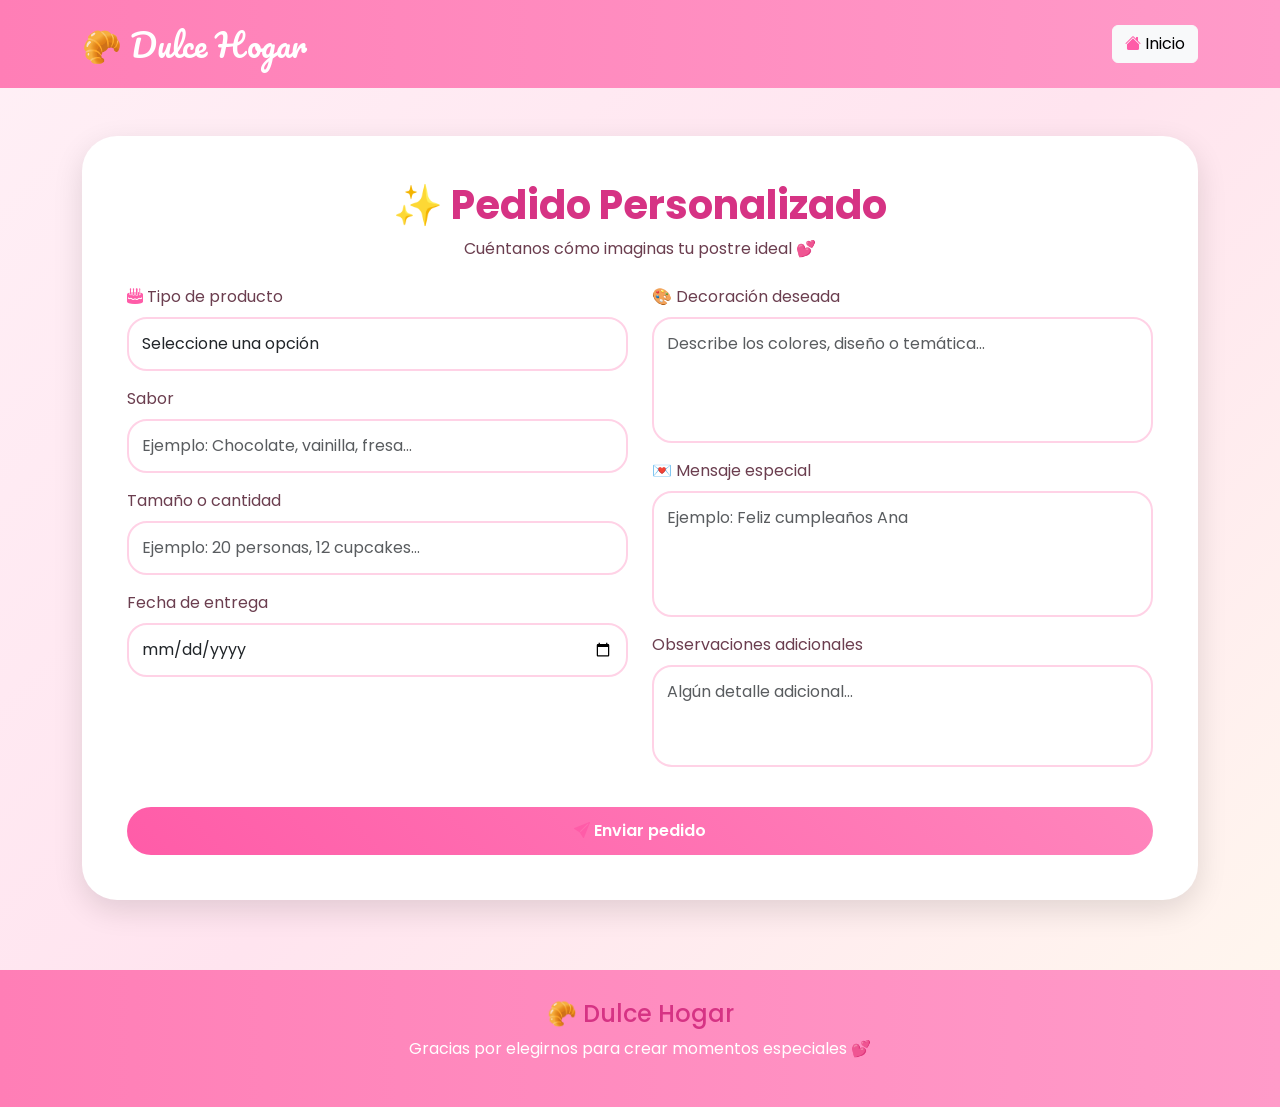
<file: pedido.html>
<!DOCTYPE html>
<html lang="es">

<head>

<meta charset="UTF-8">
<meta name="viewport" content="width=device-width, initial-scale=1.0">

<title>Pedido Personalizado - Dulce Hogar</title>


<!-- Bootstrap -->

<link href="https://cdn.jsdelivr.net/npm/bootstrap@5.3.3/dist/css/bootstrap.min.css" rel="stylesheet">


<!-- Iconos -->

<link rel="stylesheet"
href="https://cdn.jsdelivr.net/npm/bootstrap-icons@1.11.3/font/bootstrap-icons.min.css">


<!-- CSS -->

<link rel="stylesheet" href="css/style.css">
 

</head>


<body>



<!-- NAVBAR -->

<nav class="navbar navbar-expand-lg">

<div class="container">


<a class="navbar-brand" href="home.html">

🥐 Dulce Hogar

</a>



<div>

<a href="home.html"
class="btn btn-light">

<i class="bi bi-house-fill"></i>

Inicio

</a>


</div>


</div>

</nav>







<!-- FORMULARIO -->


<div class="container mt-5">


<div class="hero">


<div class="text-center mb-4">


<h2>

✨ Pedido Personalizado

</h2>


<p>

Cuéntanos cómo imaginas tu postre ideal 💕

</p>


</div>





<div class="row">



<!-- COLUMNA IZQUIERDA -->


<div class="col-md-6">



<div class="mb-3">


<label class="form-label">

<i class="bi bi-cake2-fill"></i>

Tipo de producto

</label>


<select class="form-control">


<option>

Seleccione una opción

</option>


<option>

Torta

</option>


<option>

Cupcakes

</option>


<option>

Galletas decoradas

</option>


<option>

Pan especial

</option>


</select>


</div>





<div class="mb-3">


<label class="form-label">

Sabor

</label>


<input type="text"
class="form-control"
placeholder="Ejemplo: Chocolate, vainilla, fresa...">


</div>






<div class="mb-3">


<label class="form-label">

Tamaño o cantidad

</label>


<input type="text"
class="form-control"
placeholder="Ejemplo: 20 personas, 12 cupcakes...">


</div>





<div class="mb-3">


<label class="form-label">

Fecha de entrega

</label>


<input type="date"
class="form-control">


</div>



</div>







<!-- COLUMNA DERECHA -->


<div class="col-md-6">


<div class="mb-3">


<label class="form-label">

🎨 Decoración deseada

</label>


<textarea
class="form-control"
rows="4"
placeholder="Describe los colores, diseño o temática..."></textarea>


</div>





<div class="mb-3">


<label class="form-label">

💌 Mensaje especial

</label>


<textarea
class="form-control"
rows="4"
placeholder="Ejemplo: Feliz cumpleaños Ana"></textarea>


</div>






<div class="mb-3">


<label class="form-label">

Observaciones adicionales

</label>


<textarea
class="form-control"
rows="3"
placeholder="Algún detalle adicional..."></textarea>


</div>



</div>




</div>







<button

class="btn btn-rosa w-100 mt-4"

onclick="confirmarPedido()">

<i class="bi bi-send-fill"></i>

Enviar pedido


</button>






</div>


</div>







<footer>


<h4>

🥐 Dulce Hogar

</h4>


<p>

Gracias por elegirnos para crear momentos especiales 💕

</p>


</footer>








<script src="js/app.js"></script>


</body>

</html>
</file>
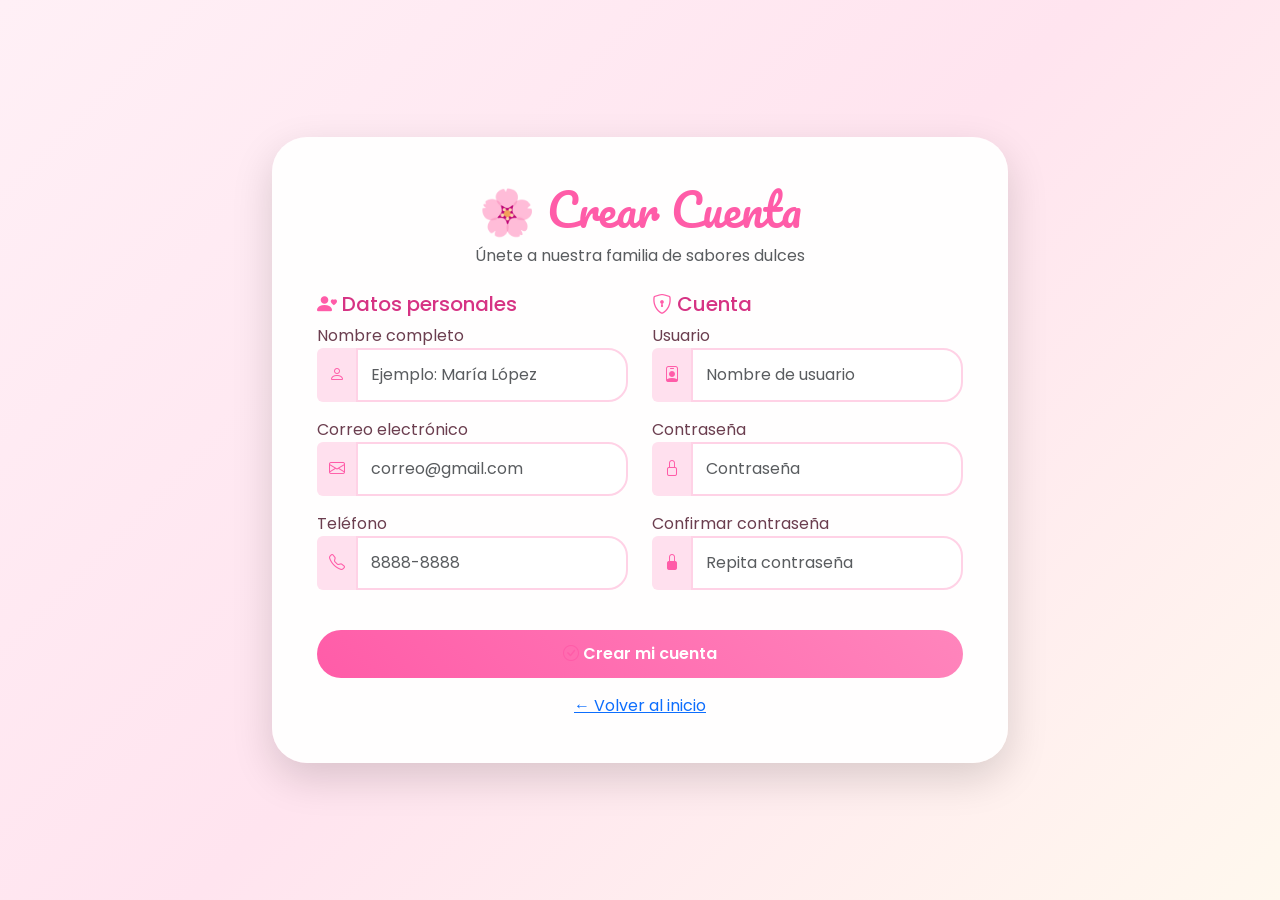
<file: registro.html>
<!DOCTYPE html>
<html lang="es">

<head>

    <meta charset="UTF-8">
    <meta name="viewport" content="width=device-width, initial-scale=1.0">

    <title>Crear cuenta - Dulce Hogar</title>

    <!-- Bootstrap -->
    <link href="https://cdn.jsdelivr.net/npm/bootstrap@5.3.3/dist/css/bootstrap.min.css" rel="stylesheet">

    <!-- Iconos -->
    <link rel="stylesheet"
    href="https://cdn.jsdelivr.net/npm/bootstrap-icons@1.11.3/font/bootstrap-icons.min.css">

    <!-- CSS -->
    <link rel="stylesheet" href="css/style.css">

</head>


<body>


<div class="container">

<div class="row vh-100 align-items-center justify-content-center">


<div class="col-lg-8">


<div class="login-card">


<div class="text-center mb-4">

<h1>🌸 Crear Cuenta</h1>

<p class="text-muted">
Únete a nuestra familia de sabores dulces
</p>

</div>



<div class="row">


<!-- DATOS PERSONALES -->

<div class="col-md-6">


<h3>
<i class="bi bi-person-heart"></i>
Datos personales
</h3>


<div class="mb-3">

<label>Nombre completo</label>

<div class="input-group">

<span class="input-group-text">
<i class="bi bi-person"></i>
</span>

<input
type="text"
class="form-control"
placeholder="Ejemplo: María López">

</div>

</div>



<div class="mb-3">

<label>Correo electrónico</label>

<div class="input-group">

<span class="input-group-text">
<i class="bi bi-envelope"></i>
</span>

<input
type="email"
class="form-control"
placeholder="correo@gmail.com">

</div>

</div>



<div class="mb-3">

<label>Teléfono</label>

<div class="input-group">

<span class="input-group-text">
<i class="bi bi-telephone"></i>
</span>

<input
type="text"
class="form-control"
placeholder="8888-8888">

</div>

</div>


</div>




<!-- DATOS CUENTA -->

<div class="col-md-6">


<h3>
<i class="bi bi-shield-lock"></i>
Cuenta
</h3>


<div class="mb-3">

<label>Usuario</label>

<div class="input-group">

<span class="input-group-text">
<i class="bi bi-person-badge"></i>
</span>

<input
type="text"
class="form-control"
placeholder="Nombre de usuario">

</div>

</div>



<div class="mb-3">

<label>Contraseña</label>

<div class="input-group">

<span class="input-group-text">
<i class="bi bi-lock"></i>
</span>

<input
type="password"
class="form-control"
placeholder="Contraseña">

</div>

</div>




<div class="mb-3">

<label>Confirmar contraseña</label>

<div class="input-group">

<span class="input-group-text">
<i class="bi bi-lock-fill"></i>
</span>

<input
type="password"
class="form-control"
placeholder="Repita contraseña">

</div>

</div>


</div>


</div>




<button
class="btn btn-rosa w-100 mt-4"

onclick="location.href='home.html'">

<i class="bi bi-check-circle"></i>

Crear mi cuenta

</button>




<div class="text-center mt-3">


<a href="index.html">

← Volver al inicio

</a>


</div>



</div>


</div>


</div>

</div>


</body>

</html>
</file>
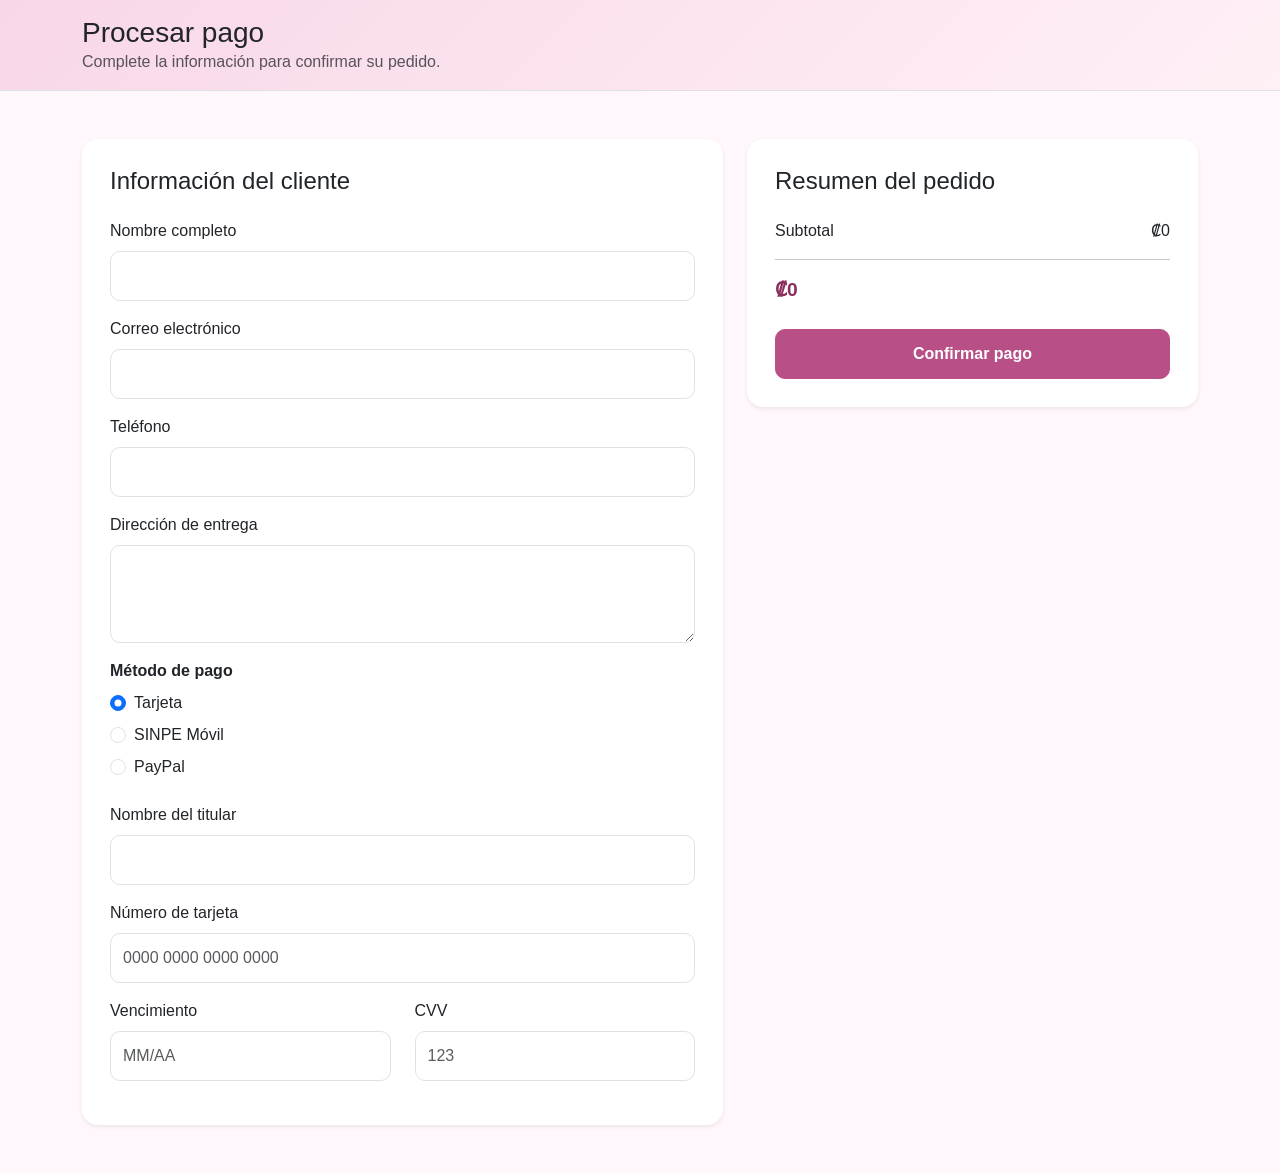
<file: proyectoPasteleria-main/pago.html>
<!DOCTYPE html>
<html lang="es">

<head>
    <meta charset="UTF-8">

    <meta name="viewport" content="width=device-width, initial-scale=1.0">

    <title>Procesar pago | Pastelería</title>

    <link href="https://cdn.jsdelivr.net/npm/bootstrap@5.3.3/dist/css/bootstrap.min.css" rel="stylesheet">

    <link rel="stylesheet" href="css/pago.css">
</head>

<body>

    <header class="bg-light border-bottom">
        <div class="container py-3">
            <h1 class="h3 mb-0">Procesar pago</h1>
            <p class="text-muted mb-0">
                Complete la información para confirmar su pedido.
            </p>
        </div>
    </header>

    <main class="container my-5">

        <form id="formularioPago" action="guardar_pedido.php" method="POST">

            <div class="row g-4">

                <!-- Información del cliente -->
                <section class="col-lg-7">

                    <div class="card shadow-sm">

                        <div class="card-body">

                            <h2 class="h4 mb-4">
                                Información del cliente
                            </h2>

                            <div class="mb-3">
                                <label for="nombre" class="form-label">
                                    Nombre completo
                                </label>

                                <input type="text" class="form-control" id="nombre" name="nombre" required>
                            </div>

                            <div class="mb-3">
                                <label for="correo" class="form-label">
                                    Correo electrónico
                                </label>

                                <input type="email" class="form-control" id="correo" name="correo" required>
                            </div>

                            <div class="mb-3">
                                <label for="telefono" class="form-label">
                                    Teléfono
                                </label>

                                <input type="tel" class="form-control" id="telefono" name="telefono" required>
                            </div>

                            <div class="mb-3">
                                <label for="direccion" class="form-label">
                                    Dirección de entrega
                                </label>

                                <textarea class="form-control" id="direccion" name="direccion" rows="3" required></textarea>
                            </div>

                            <div class="mb-4">
                                <label class="form-label fw-bold">
                                    Método de pago
                                </label>

                                <div class="form-check mb-2">
                                    <input class="form-check-input" type="radio" name="metodoPago" id="pagoTarjeta"
                                        value="tarjeta" checked>

                                    <label class="form-check-label" for="pagoTarjeta">
                                        Tarjeta
                                    </label>
                                </div>

                                <div class="form-check mb-2">
                                    <input class="form-check-input" type="radio" name="metodoPago" id="pagoSinpe"
                                        value="sinpe">

                                    <label class="form-check-label" for="pagoSinpe">
                                        SINPE Móvil
                                    </label>
                                </div>

                                <div class="form-check">
                                    <input class="form-check-input" type="radio" name="metodoPago" id="pagoPaypal"
                                        value="paypal">

                                    <label class="form-check-label" for="pagoPaypal">
                                        PayPal
                                    </label>
                                </div>
                            </div>

                            <div id="camposTarjeta">
                                <div class="mb-3">
                                    <label for="titular" class="form-label">
                                        Nombre del titular
                                    </label>

                                    <input type="text" class="form-control" id="titular" name="titular">
                                </div>

                                <div class="mb-3">
                                    <label for="numeroTarjeta" class="form-label">
                                        Número de tarjeta
                                    </label>

                                    <input type="text" class="form-control" id="numeroTarjeta" name="numeroTarjeta" maxlength="19"
                                        placeholder="0000 0000 0000 0000">
                                </div>

                                <div class="row">
                                    <div class="col-md-6 mb-3">
                                        <label for="vencimiento" class="form-label">
                                            Vencimiento
                                        </label>

                                        <input type="text" class="form-control" id="vencimiento" name="vencimiento" maxlength="5"
                                            placeholder="MM/AA">
                                    </div>

                                    <div class="col-md-6 mb-3">
                                        <label for="cvv" class="form-label">
                                            CVV
                                        </label>

                                        <input type="password" class="form-control" id="cvv" name="cvv" maxlength="4"
                                            placeholder="123">
                                    </div>
                                </div>
                            </div>

                            <div id="camposSinpe" class="alert alert-light border d-none">
                                <strong>SINPE Móvil</strong>
                                <p class="mb-2">
                                    Realice el pago al número 8888-8888.
                                </p>

                                <label for="comprobante" class="form-label">
                                    Número de comprobante
                                </label>

                                <input type="text" class="form-control" id="comprobante" name="comprobante">
                            </div>

                            <div id="camposPaypal" class="alert alert-light border d-none">
                                <strong>PayPal</strong>
                                <p class="mb-0">
                                    Al confirmar, será dirigido a la simulación de pago con PayPal.
                                </p>
                            </div>
                        </div>

                    </div>

                </section>

                <!-- Resumen del pedido -->
                <aside class="col-lg-5">

                    <div class="card shadow-sm">

                        <div class="card-body">

                            <h2 class="h4 mb-4">
                                Resumen del pedido
                            </h2>

                            <div class="d-flex justify-content-between">
                                <span>Subtotal</span>
                                <span id="subtotalPedido">₡0</span>
                            </div>

                            <hr>

                            <div class="d-flex justify-content-between fw-bold resumen-total">
                                <span id="totalPedido">₡0</span>
                            </div>

                            <button type="submit" id="btnConfirmarPago" class="btn btn-primary w-100 mt-4">
                                Confirmar pago
                            </button>

                        </div>

                    </div>

                </aside>

            </div>

        </form>

    </main>

    <script src="https://cdn.jsdelivr.net/npm/bootstrap@5.3.3/dist/js/bootstrap.bundle.min.js">
    </script>
    <script src="js/pago.js"></script>
</body>

</html>
</file>
<file: css/style.css>
/* ==================================
   FUENTES
================================== */

@import url('https://fonts.googleapis.com/css2?family=Pacifico&family=Poppins:wght@300;400;500;600;700&display=swap');


/* ==================================
   CONFIGURACIÓN GENERAL
================================== */

*{
    box-sizing:border-box;
}


body{

    font-family:'Poppins', sans-serif;

    background:linear-gradient(
        135deg,
        #fff0f6,
        #ffe4ef,
        #fff8ee
    );

    min-height:100vh;

    color:#6b3e4f;

}


/* ==================================
   NAVBAR
================================== */


.navbar{

    background:linear-gradient(
        90deg,
        #ff7eb6,
        #ff9bc9
    );

    padding:15px 0;

}


.navbar-brand{

    font-family:'Pacifico', cursive;

    font-size:32px;

    color:white !important;

}


.nav-link{

    color:white !important;

    font-weight:500;

}


.nav-link:hover{

    color:#fff3fa !important;

}





/* ==================================
   BOTONES
================================== */


.btn-rosa{

    background:

    linear-gradient(
        45deg,
        #ff5ca8,
        #ff85bc
    );


    color:white;

    border:none;

    border-radius:30px;

    padding:12px 30px;

    font-weight:600;

    transition:.3s;

}



.btn-rosa:hover{

    transform:translateY(-4px);

    color:white;

    box-shadow:

    0 10px 20px rgba(255,92,168,.35);

}





/* ==================================
   TARJETAS
================================== */


.card{

    border:none;

    border-radius:25px;

    overflow:hidden;

    background:white;

    box-shadow:

    0 10px 25px rgba(214,51,132,.15);

    transition:.4s;

}



.card:hover{

    transform:translateY(-10px);

    box-shadow:

    0 15px 35px rgba(214,51,132,.25);

}



.card img{

    height:230px;

    object-fit:cover;

}



.card-title{

    color:#d63384;

    font-weight:700;

}







/* ==================================
   LOGIN Y REGISTRO
================================== */


.login-card{


    background:

    rgba(255,255,255,.95);


    padding:45px;


    border-radius:35px;


    box-shadow:

    0 15px 40px rgba(0,0,0,.15);


}




.login-card h1{


    font-family:'Pacifico',cursive;


    color:#ff5ca8;


    font-size:45px;


}



.login-card h3{


    color:#d63384;


    font-size:20px;


}





/* ==================================
   INPUTS
================================== */


.form-control{


    border-radius:20px;


    padding:13px;


    border:2px solid #ffd2e6;


}



.form-control:focus{


    border-color:#ff7eb6;


    box-shadow:

    0 0 12px rgba(255,126,182,.35);


}




.input-group-text{


    background:#ffe0ee;


    border:none;


    color:#d63384;


}






.hero{


    background:white;


    border-radius:35px;


    padding:45px;


    box-shadow:

    0 10px 30px rgba(0,0,0,.12);


}




.hero h2{


    font-size:40px;


    font-weight:700;


}



.hero h3{


    color:#ff5ca8;


    font-size:28px;


}





.hero img{


    border-radius:30px;


    box-shadow:

    0 10px 25px rgba(0,0,0,.15);


}







/* ==================================
   TITULOS
================================== */


h2{

    color:#d63384;

}



h4{

    color:#d63384;

}





/* ==================================
   ICONOS
================================== */


.bi{


    color:#ff5ca8;

}





/* ==================================
   FOOTER
================================== */


footer{


    margin-top:70px;


    background:

    linear-gradient(
        90deg,
        #ff7eb6,
        #ff9bc9
    );


    color:white;


    padding:30px;


    text-align:center;


}







.hero,
.login-card,
.card{


    animation:

    aparecer .7s ease;


}



@keyframes aparecer{


from{

    opacity:0;

    transform:translateY(20px);

}


to{

    opacity:1;

    transform:translateY(0);

}


}






/* ==================================
   PEDIDO PERSONALIZADO
================================== */


textarea{

    resize:none;

}


select{

    cursor:pointer;

}
</file>
<file: proyectoPasteleria-avance2/proyectoPasteleria-Daniel-SKM-avance2/proyectoPasteleria-main/css/style.css>
/* ==================================
   FUENTES
================================== */

@import url('https://fonts.googleapis.com/css2?family=Pacifico&family=Poppins:wght@300;400;500;600;700&display=swap');


/* ==================================
   CONFIGURACIÓN GENERAL
================================== */

*{
    box-sizing:border-box;
}


body{

    font-family:'Poppins', sans-serif;

    background:linear-gradient(
        135deg,
        #fff0f6,
        #ffe4ef,
        #fff8ee
    );

    min-height:100vh;

    color:#6b3e4f;

}


/* ==================================
   NAVBAR
================================== */


.navbar{

    background:linear-gradient(
        90deg,
        #ff7eb6,
        #ff9bc9
    );

    padding:15px 0;

}


.navbar-brand{

    font-family:'Pacifico', cursive;

    font-size:32px;

    color:white !important;

}


.nav-link{

    color:white !important;

    font-weight:500;

}


.nav-link:hover{

    color:#fff3fa !important;

}





/* ==================================
   BOTONES
================================== */


.btn-rosa{

    background:

    linear-gradient(
        45deg,
        #ff5ca8,
        #ff85bc
    );


    color:white;

    border:none;

    border-radius:30px;

    padding:12px 30px;

    font-weight:600;

    transition:.3s;

}



.btn-rosa:hover{

    transform:translateY(-4px);

    color:white;

    box-shadow:

    0 10px 20px rgba(255,92,168,.35);

}





/* ==================================
   TARJETAS
================================== */


.card{

    border:none;

    border-radius:25px;

    overflow:hidden;

    background:white;

    box-shadow:

    0 10px 25px rgba(214,51,132,.15);

    transition:.4s;

}



.card:hover{

    transform:translateY(-10px);

    box-shadow:

    0 15px 35px rgba(214,51,132,.25);

}



.card img{

    height:230px;

    object-fit:cover;

}



.card-title{

    color:#d63384;

    font-weight:700;

}







/* ==================================
   LOGIN Y REGISTRO
================================== */


.login-card{


    background:

    rgba(255,255,255,.95);


    padding:45px;


    border-radius:35px;


    box-shadow:

    0 15px 40px rgba(0,0,0,.15);


}




.login-card h1{


    font-family:'Pacifico',cursive;


    color:#ff5ca8;


    font-size:45px;


}



.login-card h3{


    color:#d63384;


    font-size:20px;


}





/* ==================================
   INPUTS
================================== */


.form-control{


    border-radius:20px;


    padding:13px;


    border:2px solid #ffd2e6;


}



.form-control:focus{


    border-color:#ff7eb6;


    box-shadow:

    0 0 12px rgba(255,126,182,.35);


}




.input-group-text{


    background:#ffe0ee;


    border:none;


    color:#d63384;


}






.hero{


    background:white;


    border-radius:35px;


    padding:45px;


    box-shadow:

    0 10px 30px rgba(0,0,0,.12);


}




.hero h2{


    font-size:40px;


    font-weight:700;


}



.hero h3{


    color:#ff5ca8;


    font-size:28px;


}





.hero img{


    border-radius:30px;


    box-shadow:

    0 10px 25px rgba(0,0,0,.15);


}







/* ==================================
   TITULOS
================================== */


h2{

    color:#d63384;

}



h4{

    color:#d63384;

}





/* ==================================
   ICONOS
================================== */


.bi{


    color:#ff5ca8;

}





/* ==================================
   FOOTER
================================== */


footer{


    margin-top:70px;


    background:

    linear-gradient(
        90deg,
        #ff7eb6,
        #ff9bc9
    );


    color:white;


    padding:30px;


    text-align:center;


}







.hero,
.login-card,
.card{


    animation:

    aparecer .7s ease;


}



@keyframes aparecer{


from{

    opacity:0;

    transform:translateY(20px);

}


to{

    opacity:1;

    transform:translateY(0);

}


}






/* ==================================
   PEDIDO PERSONALIZADO
================================== */


textarea{

    resize:none;

}


select{

    cursor:pointer;

}
</file>
<file: css/carrito.css>
.cart-sidebar {
    position: fixed;
    top: 0;
    right: -400px; 
    width: 400px;
    height: 100vh;
    background-color: #ffffff;
    box-shadow: -5px 0 15px rgba(0, 0, 0, 0.15);
    z-index: 1050;
    transition: right 0.3s ease-in-out; 
    display: flex;
    flex-direction: column;
}


.cart-sidebar.open {
    right: 0;
}


.cart-sidebar-header {
    padding: 20px;
    background-color: #f8f9fa;
    border-bottom: 1px solid #dee2e6;
    display: flex;
    justify-content: space-between;
    align-items: center;
}

.cart-sidebar-header h3 {
    margin: 0;
    font-size: 1.3rem;
    font-weight: bold;
    color: #333333;
}


.close-cart-btn {
    background: none;
    border: none;
    font-size: 1.8rem;
    line-height: 1;
    color: #6c757d;
    cursor: pointer;
    transition: color 0.2s;
}

.close-cart-btn:hover {
    color: #dc3545;
}


.cart-body {
    padding: 20px;
    flex-grow: 1;
    overflow-y: auto; 
}

.empty-cart-text {
    text-align: center;
    color: #6c757d;
    margin-top: 50px;
    font-style: italic;
}


.cart-item {
    border-bottom: 1px solid #eee;
    padding-bottom: 10px;
}


.cart-sidebar-footer {
    padding: 20px;
    background-color: #f8f9fa;
    border-top: 1px solid #dee2e6;
}

.total-container {
    display: flex;
    justify-content: space-between;
    align-items: center;
    font-size: 1.2rem;
    font-weight: bold;
    margin-bottom: 15px;
}


.btn-checkout {
    display: block;
    width: 100%;
    padding: 12px;
    background-color: #ffb7c5;
    color: #ffffff;
    border: none;
    border-radius: 5px;
    font-size: 1rem;
    font-weight: bold;
    cursor: pointer;
    transition: background-color 0.2s;
}

.btn-checkout:hover:not(:disabled) {
    background-color: #ff9cae;
}

.btn-checkout:disabled {
    background-color: #e9ecef;
    color: #adb5bd;
    cursor: not-allowed;
}


.text-rosa {
    color: #ff9cae;
}
</file>
<file: css/pago.css>
body {
    background-color: #fff7fb;
    font-family: Arial, sans-serif;
}

header {
    background: linear-gradient(135deg, #f8d7e8, #fff0f6);
}

header h1 {
    color: #8a2f5d;
    font-weight: bold;
}

.card {
    border: none;
    border-radius: 16px;
}

.card-body {
    padding: 28px;
}

h2 {
    color: #8a2f5d;
    font-weight: bold;
}

.form-control {
    border-radius: 10px;
    padding: 12px;
}

.form-control:focus {
    border-color: #c95f98;
    box-shadow: 0 0 0 0.2rem rgba(201, 95, 152, 0.2);
}

.btn-primary {
    background-color: #b94f87;
    border-color: #b94f87;
    border-radius: 10px;
    padding: 12px;
    font-weight: bold;
}

.btn-primary:hover {
    background-color: #963f6e;
    border-color: #963f6e;
}

.resumen-total {
    color: #8a2f5d;
    font-size: 1.2rem;
}
</file>
<file: proyectoPasteleria-main/css/pago.css>
body {
    background-color: #fff7fb;
    font-family: Arial, sans-serif;
}

header {
    background: linear-gradient(135deg, #f8d7e8, #fff0f6);
}

header h1 {
    color: #8a2f5d;
    font-weight: bold;
}

.card {
    border: none;
    border-radius: 16px;
}

.card-body {
    padding: 28px;
}

h2 {
    color: #8a2f5d;
    font-weight: bold;
}

.form-control {
    border-radius: 10px;
    padding: 12px;
}

.form-control:focus {
    border-color: #c95f98;
    box-shadow: 0 0 0 0.2rem rgba(201, 95, 152, 0.2);
}

.btn-primary {
    background-color: #b94f87;
    border-color: #b94f87;
    border-radius: 10px;
    padding: 12px;
    font-weight: bold;
}

.btn-primary:hover {
    background-color: #963f6e;
    border-color: #963f6e;
}

.resumen-total {
    color: #8a2f5d;
    font-size: 1.2rem;
}
</file>
